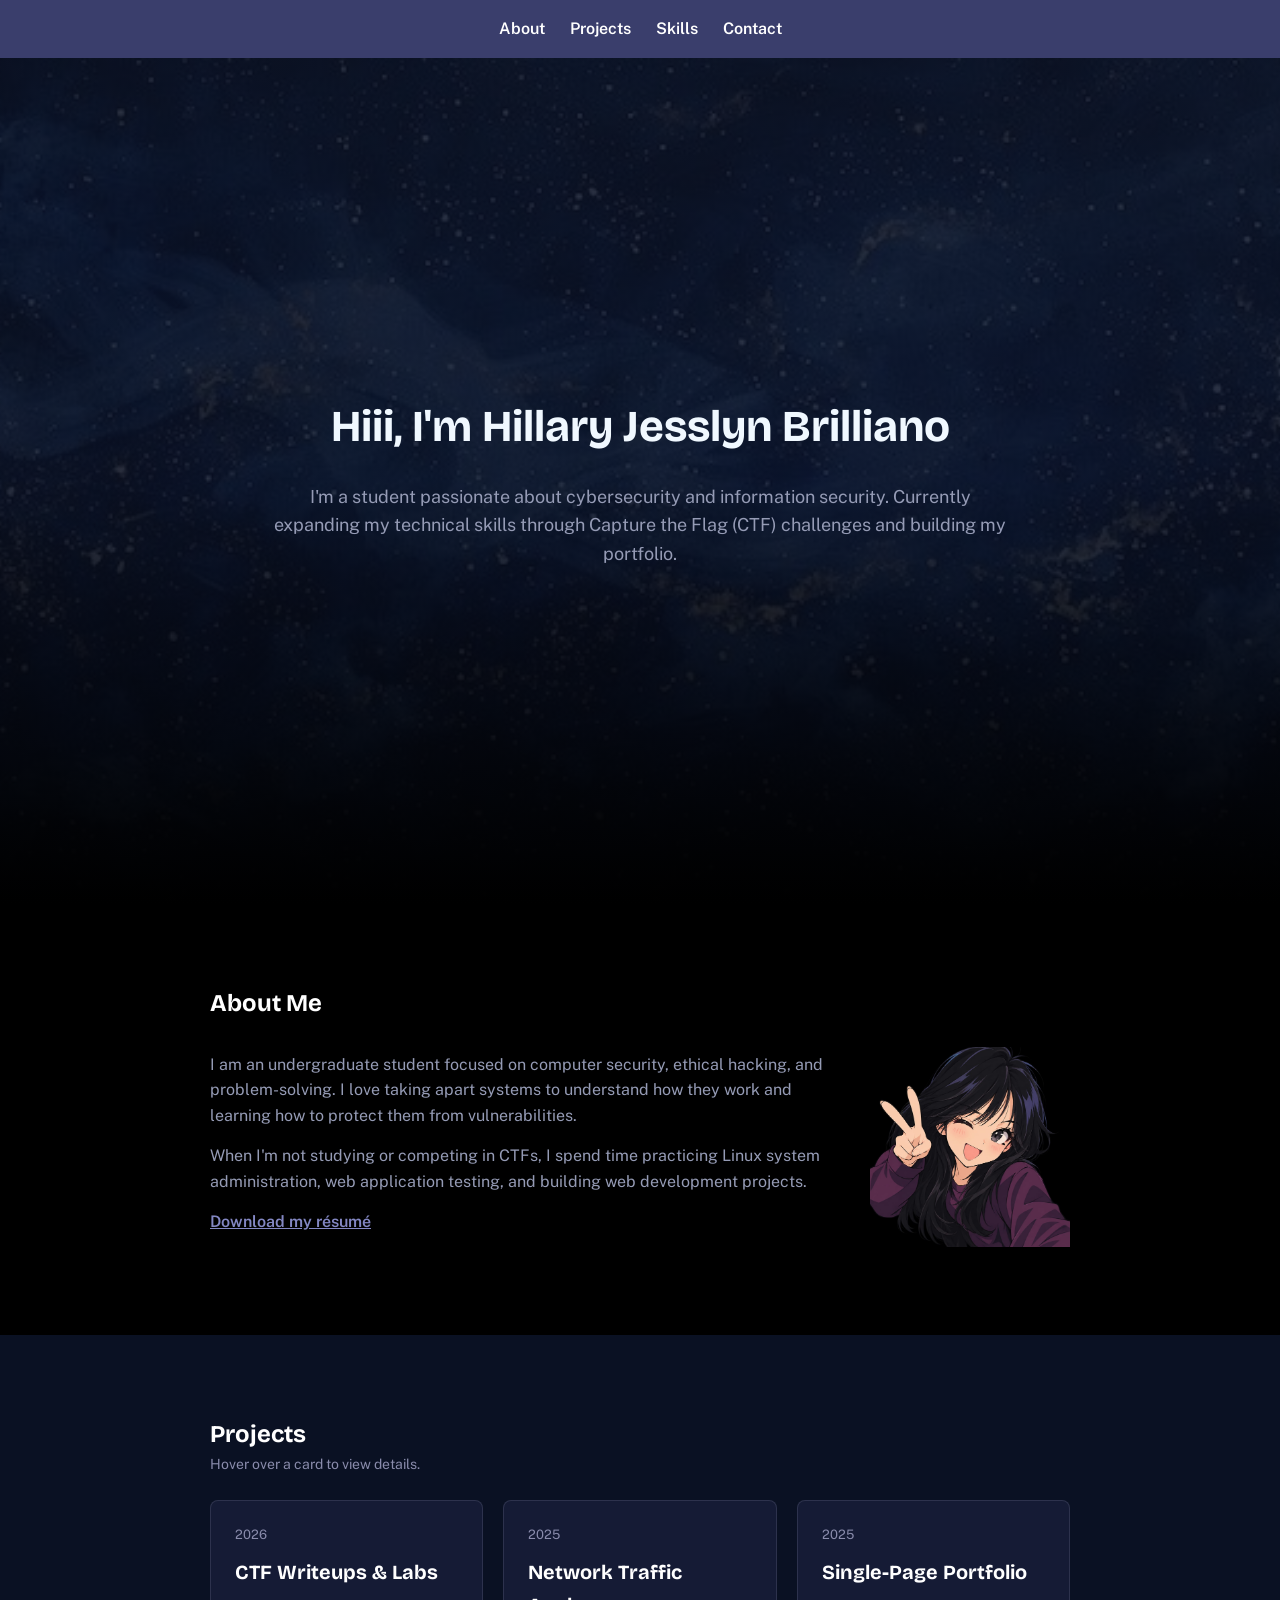
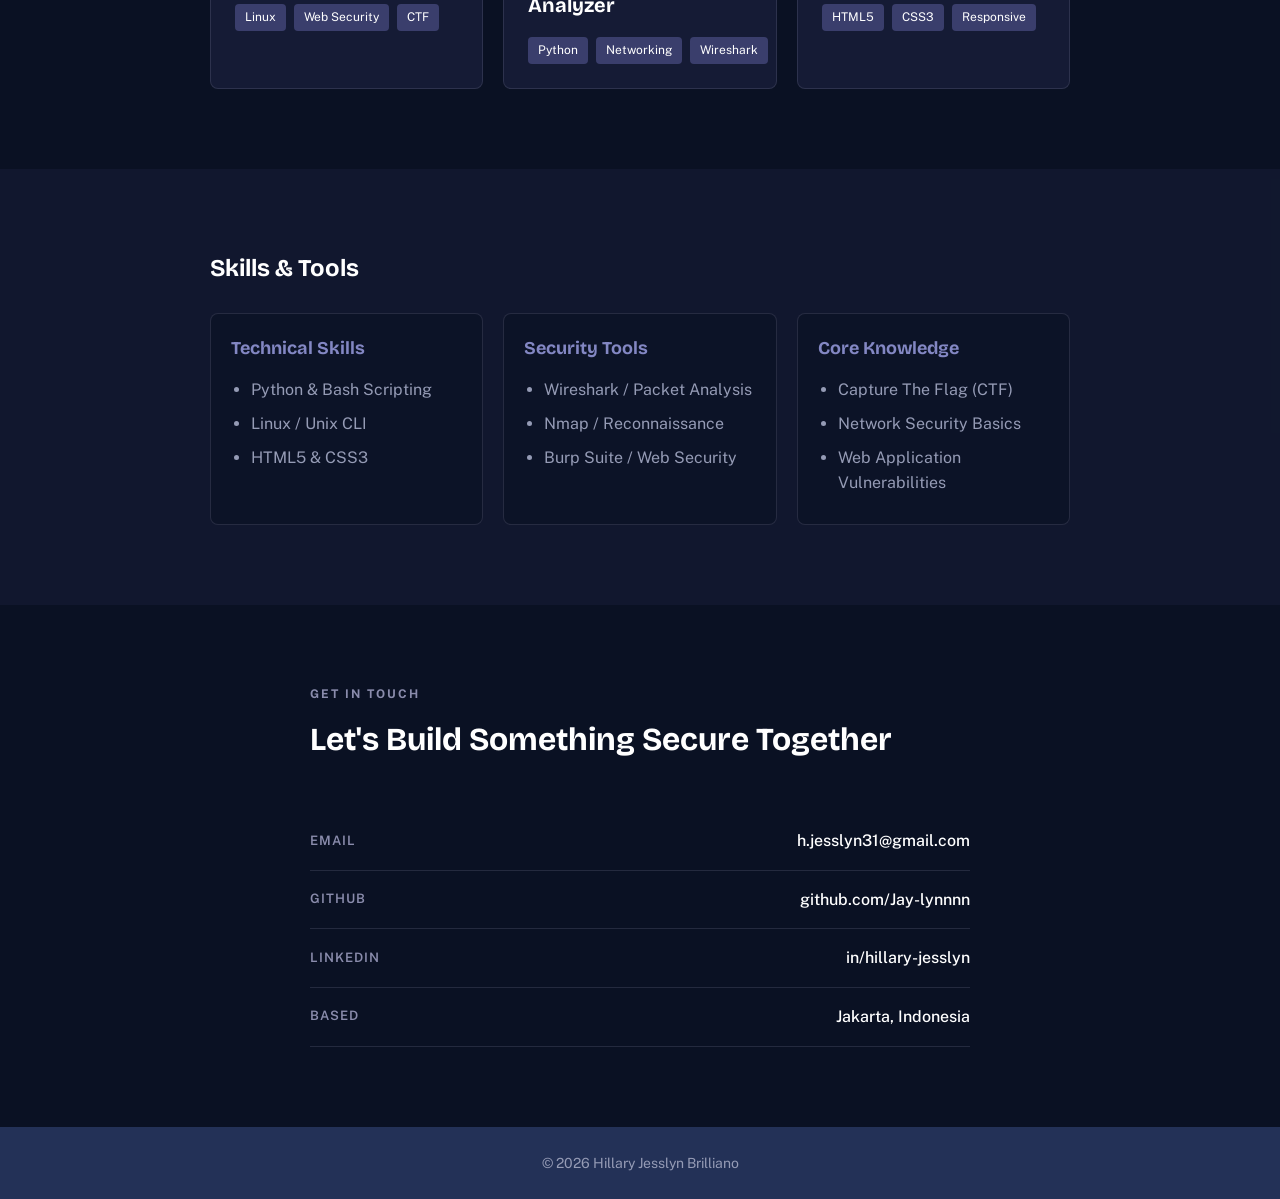
<file: index.html>
<!DOCTYPE html>
<html lang="en">
<head>
    <meta charset="UTF-8">
    <meta name="viewport" content="width=device-width, initial-scale=1.0">
    <title>Hillary Jesslyn Brilliano - Portfolio</title>
    <link rel="stylesheet" href="Style.css">
    
    <link rel="preconnect" href="https://fonts.googleapis.com">
    <link rel="preconnect" href="https://fonts.gstatic.com" crossorigin>
    <link href="https://fonts.googleapis.com/css2?family=Bricolage+Grotesque:wght@500;700;800&family=Public+Sans:wght@400;500;600&display=swap" rel="stylesheet">
</head>
<body>

    <nav class="navbar" aria-label="Main">
        <a href="#about">About</a>
        <a href="#projects">Projects</a>
        <a href="#skills">Skills</a>
        <a href="#contact">Contact</a>
    </nav>

    <main id="top">

        <section class="hero">
            <img class="bg" src="images/download.jpg">
            <div class="hero-content">
                <h1>Hiii, I'm Hillary Jesslyn Brilliano</h1>
                <p class="lead">I'm a student passionate about cybersecurity and information security. Currently expanding my technical skills through Capture the Flag (CTF) challenges and building my portfolio.</p>
            </div>
        </section>

        <section id="about">
            <div class="wrap">
                <h2>About Me</h2>
                <div class="about-grid">
                    <div>
                        <p>I am an undergraduate student focused on computer security, ethical hacking, and problem-solving. I love taking apart systems to understand how they work and learning how to protect them from vulnerabilities.</p>
                        <p>When I'm not studying or competing in CTFs, I spend time practicing Linux system administration, web application testing, and building web development projects.</p>
                        <p><a href="resume.pdf" class="link-btn">Download my résumé</a></p>
                    </div>
                    <div class="portrait-box">
                        <img class="portrait" src="images/anime me.jpeg" alt="Portrait of Hillary Jesslyn Brilliano">
                    </div>
                </div>
            </div>
        </section>

        <section id="projects">
            <div class="wrap">
                <h2>Projects</h2>
                <p class="subtitle">Hover over a card to view details.</p>

                <div class="projects-grid">
                    
                    <article class="project-card">
                        <div class="card-main">
                            <span class="year">2026</span>
                            <h3><a href="#">CTF Writeups & Labs</a></h3>
                            <ul class="tags">
                                <li>Linux</li>
                                <li>Web Security</li>
                                <li>CTF</li>
                            </ul>
                        </div>
                        <div class="card-overlay">
                            <p>A collection of detailed writeups covering Web Exploitation and Reverse Engineering challenges from various online CTF platforms.</p>
                        </div>
                    </article>
                    <article class="project-card">
                        <div class="card-main">
                            <span class="year">2025</span>
                            <h3><a href="#">Network Traffic Analyzer</a></h3>
                            <ul class="tags">
                                <li>Python</li>
                                <li>Networking</li>
                                <li>Wireshark</li>
                            </ul>
                        </div>
                        <div class="card-overlay">
                            <p>A Python script that parses log files and network packet captures to flag suspicious connection attempts and unusual activity.</p>
                        </div>
                    </article>

                    <article class="project-card">
                        <div class="card-main">
                            <span class="year">2025</span>
                            <h3><a href="#">Single-Page Portfolio</a></h3>
                            <ul class="tags">
                                <li>HTML5</li>
                                <li>CSS3</li>
                                <li>Responsive</li>
                            </ul>
                        </div>
                        <div class="card-overlay">
                            <p>A responsive, accessible portfolio site built with semantic HTML5 and custom CSS without JavaScript frameworks.</p>
                        </div>
                    </article>

                </div>
            </div>
        </section>

        <section id="skills">
            <div class="wrap">
                <h2>Skills & Tools</h2>
                <div class="skills-grid">
                    <div class="skill-box">
                        <h3>Technical Skills</h3>
                        <ul>
                            <li>Python & Bash Scripting</li>
                            <li>Linux / Unix CLI</li>
                            <li>HTML5 & CSS3</li>
                        </ul>
                    </div>

                    <div class="skill-box">
                        <h3>Security Tools</h3>
                        <ul>
                            <li>Wireshark / Packet Analysis</li>
                            <li>Nmap / Reconnaissance</li>
                            <li>Burp Suite / Web Security</li>
                        </ul>
                    </div>

                    <div class="skill-box">
                        <h3>Core Knowledge</h3>
                        <ul>
                            <li>Capture The Flag (CTF)</li>
                            <li>Network Security Basics</li>
                            <li>Web Application Vulnerabilities</li>
                        </ul>
                    </div>
                </div>
            </div>
        </section>

        <section id="contact">
            <div class="wrap contact-wrap">
                <span class="contact-tag">GET IN TOUCH</span>
                <h2>Let's Build Something Secure Together</h2>
                <div class="contact-divider"></div>
                
                <div class="contact-rows">
                    <div class="contact-row">
                        <span class="contact-label">EMAIL</span>
                        <span class="contact-value"><a href="mailto:h.jesslyn31@gmail.com">h.jesslyn31@gmail.com</a></span>
                    </div>
                    <div class="contact-row">
                        <span class="contact-label">GITHUB</span>
                        <span class="contact-value"><a href="https://github.com/Jay-lynnnn" target="_blank">github.com/Jay-lynnnn</a></span>
                    </div>
                    <div class="contact-row">
                        <span class="contact-label">LINKEDIN</span>
                        <span class="contact-value"><a href="https://www.linkedin.com/in/hillary-jesslyn-7b5052339/?isSelfProfile=true" target="_blank">in/hillary-jesslyn</a></span>
                    </div>
                    <div class="contact-row">
                        <span class="contact-label">BASED</span>
                        <span class="contact-value">Jakarta, Indonesia</span>
                    </div>
                </div>
            </div>
        </section>

    </main>

    <footer>
        <p>&copy; 2026 Hillary Jesslyn Brilliano</p>
    </footer>

</body>
</html>
</file>
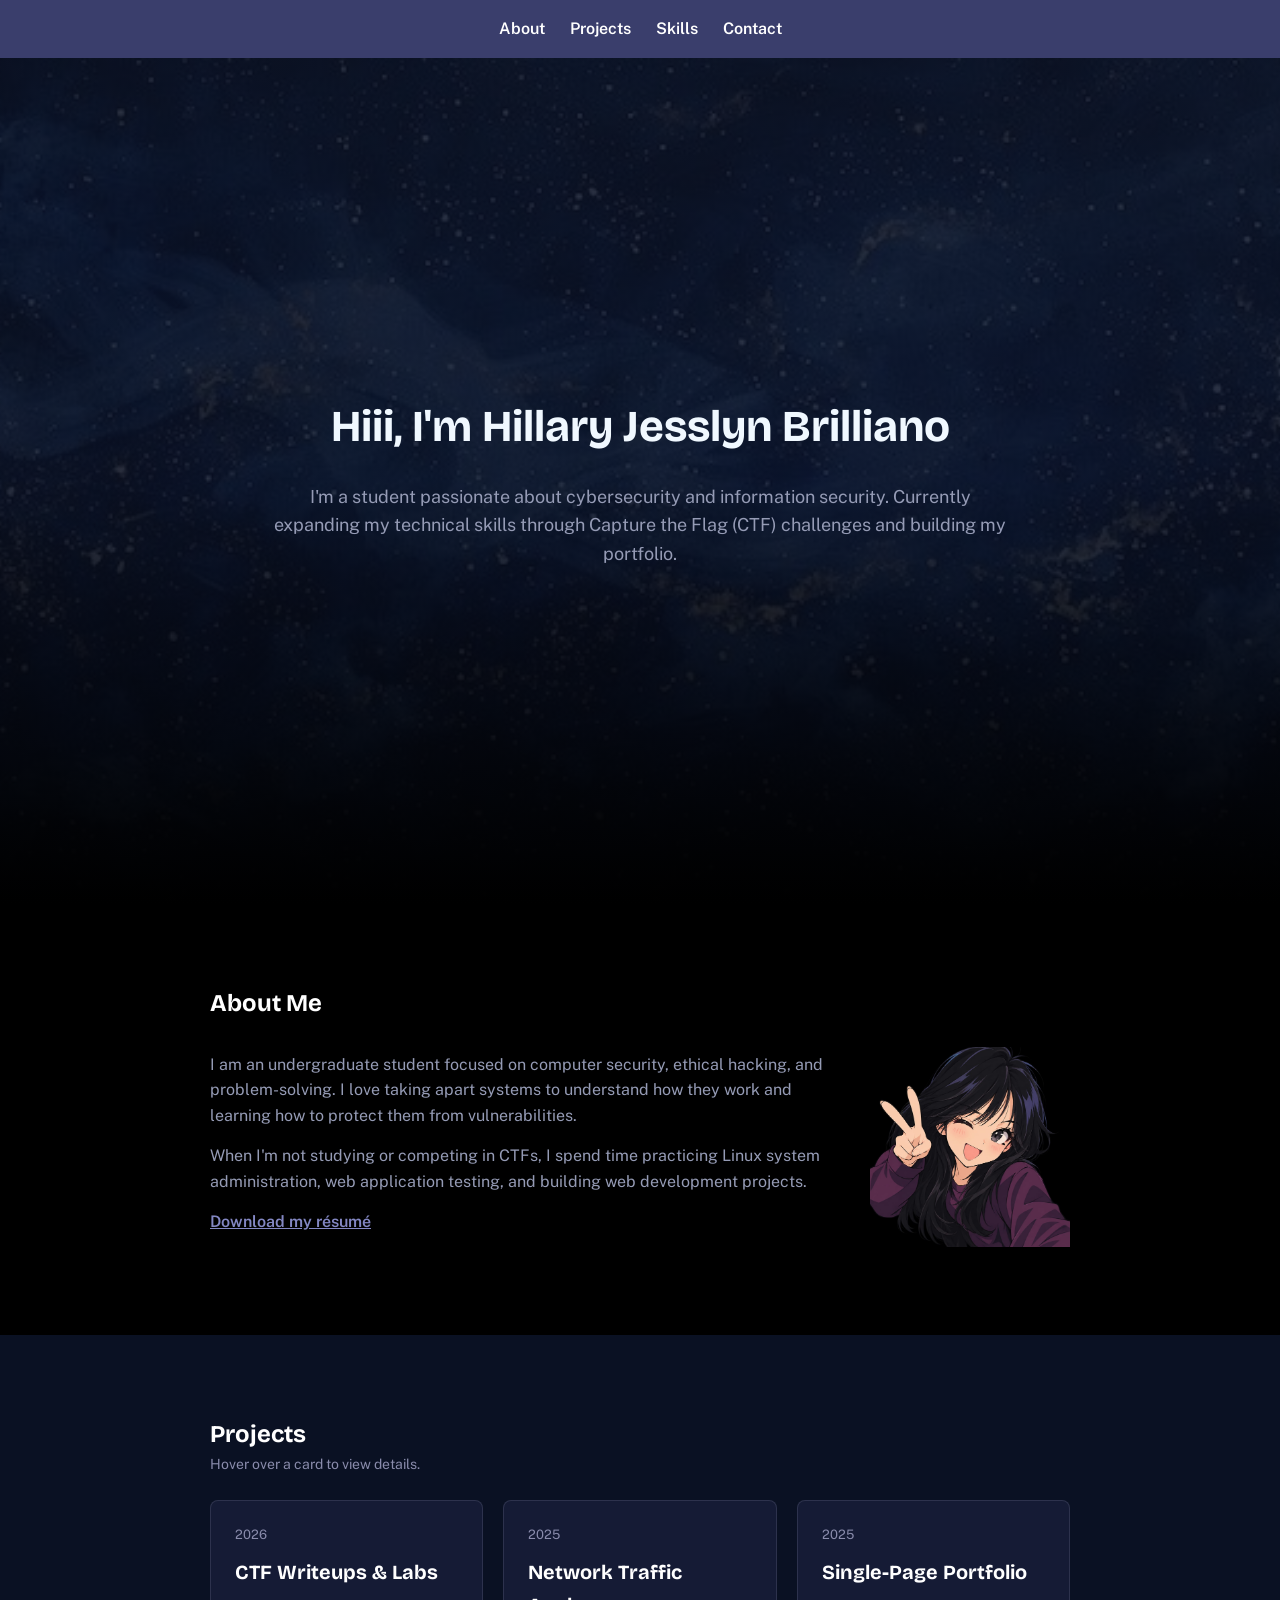
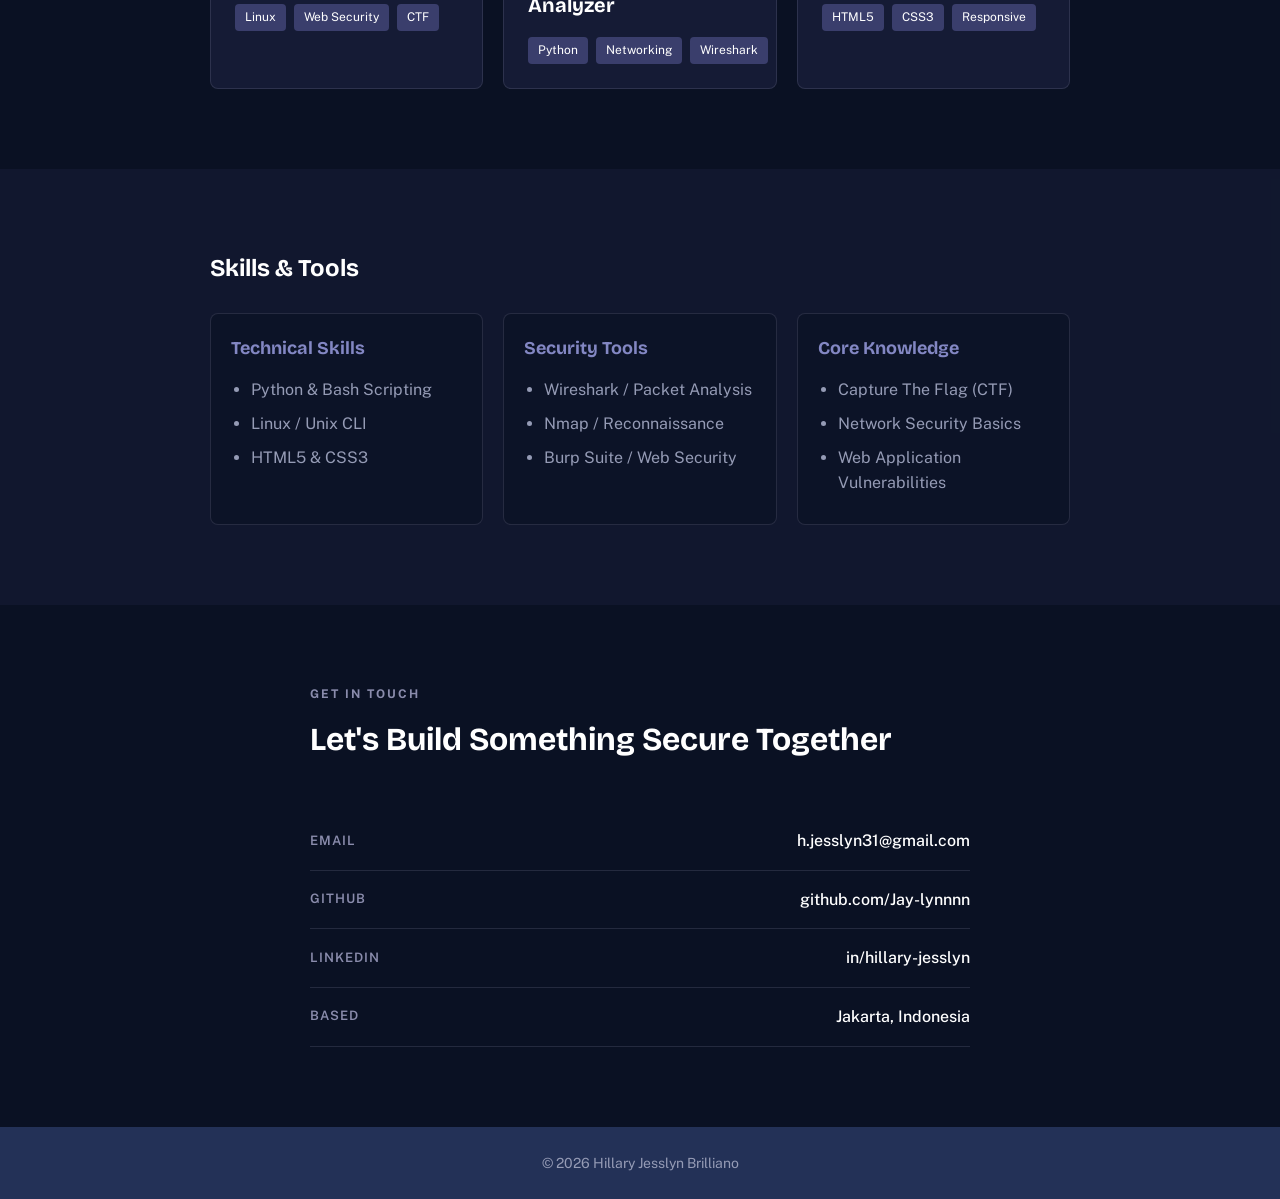
<file: portfolio.html>
<!DOCTYPE html>
<html lang="en">
<head>
    <meta charset="UTF-8">
    <meta name="viewport" content="width=device-width, initial-scale=1.0">
    <title>Hillary Jesslyn Brilliano - Portfolio</title>
    <link rel="stylesheet" href="Style.css">
    
    <link rel="preconnect" href="https://fonts.googleapis.com">
    <link rel="preconnect" href="https://fonts.gstatic.com" crossorigin>
    <link href="https://fonts.googleapis.com/css2?family=Bricolage+Grotesque:wght@500;700;800&family=Public+Sans:wght@400;500;600&display=swap" rel="stylesheet">
</head>
<body>

    <nav class="navbar" aria-label="Main">
        <a href="#about">About</a>
        <a href="#projects">Projects</a>
        <a href="#skills">Skills</a>
        <a href="#contact">Contact</a>
    </nav>

    <main id="top">

        <section class="hero">
            <img class="bg" src="images/download.jpg">
            <div class="hero-content">
                <h1>Hiii, I'm Hillary Jesslyn Brilliano</h1>
                <p class="lead">I'm a student passionate about cybersecurity and information security. Currently expanding my technical skills through Capture the Flag (CTF) challenges and building my portfolio.</p>
            </div>
        </section>

        <section id="about">
            <div class="wrap">
                <h2>About Me</h2>
                <div class="about-grid">
                    <div>
                        <p>I am an undergraduate student focused on computer security, ethical hacking, and problem-solving. I love taking apart systems to understand how they work and learning how to protect them from vulnerabilities.</p>
                        <p>When I'm not studying or competing in CTFs, I spend time practicing Linux system administration, web application testing, and building web development projects.</p>
                        <p><a href="resume.pdf" class="link-btn">Download my résumé</a></p>
                    </div>
                    <div class="portrait-box">
                        <img class="portrait" src="images/anime me.jpeg" alt="Portrait of Hillary Jesslyn Brilliano">
                    </div>
                </div>
            </div>
        </section>

        <section id="projects">
            <div class="wrap">
                <h2>Projects</h2>
                <p class="subtitle">Hover over a card to view details.</p>

                <div class="projects-grid">
                    
                    <article class="project-card">
                        <div class="card-main">
                            <span class="year">2026</span>
                            <h3><a href="#">CTF Writeups & Labs</a></h3>
                            <ul class="tags">
                                <li>Linux</li>
                                <li>Web Security</li>
                                <li>CTF</li>
                            </ul>
                        </div>
                        <div class="card-overlay">
                            <p>A collection of detailed writeups covering Web Exploitation and Reverse Engineering challenges from various online CTF platforms.</p>
                        </div>
                    </article>
                    <article class="project-card">
                        <div class="card-main">
                            <span class="year">2025</span>
                            <h3><a href="#">Network Traffic Analyzer</a></h3>
                            <ul class="tags">
                                <li>Python</li>
                                <li>Networking</li>
                                <li>Wireshark</li>
                            </ul>
                        </div>
                        <div class="card-overlay">
                            <p>A Python script that parses log files and network packet captures to flag suspicious connection attempts and unusual activity.</p>
                        </div>
                    </article>

                    <article class="project-card">
                        <div class="card-main">
                            <span class="year">2025</span>
                            <h3><a href="#">Single-Page Portfolio</a></h3>
                            <ul class="tags">
                                <li>HTML5</li>
                                <li>CSS3</li>
                                <li>Responsive</li>
                            </ul>
                        </div>
                        <div class="card-overlay">
                            <p>A responsive, accessible portfolio site built with semantic HTML5 and custom CSS without JavaScript frameworks.</p>
                        </div>
                    </article>

                </div>
            </div>
        </section>

        <section id="skills">
            <div class="wrap">
                <h2>Skills & Tools</h2>
                <div class="skills-grid">
                    <div class="skill-box">
                        <h3>Technical Skills</h3>
                        <ul>
                            <li>Python & Bash Scripting</li>
                            <li>Linux / Unix CLI</li>
                            <li>HTML5 & CSS3</li>
                        </ul>
                    </div>

                    <div class="skill-box">
                        <h3>Security Tools</h3>
                        <ul>
                            <li>Wireshark / Packet Analysis</li>
                            <li>Nmap / Reconnaissance</li>
                            <li>Burp Suite / Web Security</li>
                        </ul>
                    </div>

                    <div class="skill-box">
                        <h3>Core Knowledge</h3>
                        <ul>
                            <li>Capture The Flag (CTF)</li>
                            <li>Network Security Basics</li>
                            <li>Web Application Vulnerabilities</li>
                        </ul>
                    </div>
                </div>
            </div>
        </section>

        <section id="contact">
            <div class="wrap contact-wrap">
                <span class="contact-tag">GET IN TOUCH</span>
                <h2>Let's Build Something Secure Together</h2>
                <div class="contact-divider"></div>
                
                <div class="contact-rows">
                    <div class="contact-row">
                        <span class="contact-label">EMAIL</span>
                        <span class="contact-value"><a href="mailto:h.jesslyn31@gmail.com">h.jesslyn31@gmail.com</a></span>
                    </div>
                    <div class="contact-row">
                        <span class="contact-label">GITHUB</span>
                        <span class="contact-value"><a href="https://github.com/Jay-lynnnn" target="_blank">github.com/Jay-lynnnn</a></span>
                    </div>
                    <div class="contact-row">
                        <span class="contact-label">LINKEDIN</span>
                        <span class="contact-value"><a href="https://www.linkedin.com/in/hillary-jesslyn-7b5052339/?isSelfProfile=true" target="_blank">in/hillary-jesslyn</a></span>
                    </div>
                    <div class="contact-row">
                        <span class="contact-label">BASED</span>
                        <span class="contact-value">Jakarta, Indonesia</span>
                    </div>
                </div>
            </div>
        </section>

    </main>

    <footer>
        <p>&copy; 2026 Hillary Jesslyn Brilliano</p>
    </footer>

</body>
</html>
</file>
<file: Style.css>
* {
    margin: 0;
    padding: 0;
    box-sizing: border-box;
}

body {
    background-color: rgb(10, 17, 35);
    color: rgb(149, 155, 181);
    font-family: 'Public Sans', sans-serif;
    line-height: 1.6;
}

h1, h2, h3 {
    font-family: 'Bricolage Grotesque', sans-serif;
    color: #ffffff;
}

.navbar {
    display: flex;
    justify-content: center;
    gap: 25px;
    padding: 16px;
    background-color: rgb(58, 62, 108);
    position: sticky;
    top: 0;
    z-index: 100;
}

.navbar a {
    color: #ffffff;
    text-decoration: none;
    font-weight: 600;
}

.navbar a:hover {
    color: rgb(131, 135, 195);
}

.wrap {
    max-width: 900px;
    margin: 0 auto;
    padding: 80px 20px;
}

.hero {
    min-height: calc(100vh - 54px);
    display: flex;
    flex-direction: column;
    justify-content: center;
    align-items: center;
    text-align: center;
    padding: 40px 20px;
    position: relative;
    overflow: hidden;
}

.hero .bg {
    position: absolute;
    inset: 0;
    width: 100%;
    height: 100%;
    object-fit: cover;
    z-index: 1;
}

.hero::after {
    content: '';
    position: absolute;
    inset: 0;
    background: linear-gradient(180deg, rgba(10, 17, 35, 0.85) 50%, rgb(0, 0, 0) 100%);
    z-index: 2;
}

.hero-content {
    position: relative;
    z-index: 3;
    max-width: 750px;
}

.hero h1 {
    font-size: 44px;
    margin-bottom: 20px;
    color: aliceblue;
}

.lead {
    font-size: 18px;
    color: rgb(149, 155, 181);
}

#about {
    background-color: rgb(0, 0, 0);
}

.about-grid {
    display: flex;
    gap: 40px;
    align-items: center;
    margin-top: 25px;
    
}

.about-grid p {
    margin-bottom: 15px;
}

.link-btn {
    color: rgb(131, 135, 195);
    font-weight: 600;
}

.portrait {
    width: 200px;
    height: 200px;
    background-color: rgb(138, 140, 172);
    object-fit: cover;
}

.subtitle {
    font-size: 14px;
    color: rgb(138, 140, 172);
    margin-bottom: 25px;
}

.projects-grid {
    display: flex;
    gap: 20px;
    flex-wrap: wrap;
}

.project-card {
    flex: 1;
    min-width: 250px;
    background-color: rgba(58, 62, 108, 0.25);
    border: 1px solid rgba(138, 140, 172, 0.2);
    padding: 24px;
    border-radius: 8px;
    position: relative;
    overflow: hidden;
    transition: border-color 0.3s ease;
}

.card-main {
    display: flex;
    flex-direction: column;
}

.project-card h3 a {
    color: #ffffff;
    text-decoration: none;
    font-size: 20px;
}

.year {
    font-size: 13px;
    color: rgb(138, 140, 172);
    margin-bottom: 10px;
    display: block;
}

.tags {
    display: flex;
    gap: 8px;
    list-style: none;
    padding: 0;
    margin-top: 15px;
}

.tags li {
    background-color: rgb(58, 62, 108);
    color: #ffffff;
    font-size: 12px;
    padding: 4px 10px;
    border-radius: 4px;
}

.card-overlay {
    position: absolute;
    inset: 0;
    background-color: rgba(10, 17, 35, 0.95);
    display: flex;
    align-items: center;
    padding: 24px;
    opacity: 0;
    transition: opacity 0.3s ease;
}

.card-overlay p {
    color: rgb(149, 155, 181);
    font-size: 15px;
}

.project-card:hover .card-overlay {
    opacity: 1;
}

.project-card:hover {
    border-color: rgb(131, 135, 195);
}

#skills {
    background-color: rgba(58, 62, 108, 0.15);
}

.skills-grid {
    display: flex;
    gap: 20px;
    margin-top: 25px;
}

.skill-box {
    flex: 1;
    background-color: rgba(10, 17, 35, 0.6);
    padding: 20px;
    border-radius: 8px;
    border: 1px solid rgba(138, 140, 172, 0.2);
}

.skill-box h3 {
    color: rgb(131, 135, 195);
    margin-bottom: 15px;
    font-size: 18px;
}

.skill-box ul {
    padding-left: 20px;
}

.skill-box li {
    margin-bottom: 8px;
}

.contact-wrap {
    text-align: left;
    max-width: 700px;
}

.contact-tag {
    font-size: 12px;
    letter-spacing: 2px;
    color: rgb(138, 140, 172);
    font-weight: 700;
    display: block;
    margin-bottom: 10px;
}

.contact-wrap h2 {
    font-size: 32px;
    margin-bottom: 15px;
}

.contact-divider {
    width: 40px;
    height: 2px;
    background-color: rgb(10, 17, 35);
    margin-bottom: 30px;
}

.contact-rows {
    display: flex;
    flex-direction: column;
}

.contact-row {
    display: flex;
    justify-content: space-between;
    align-items: center;
    padding: 16px 0;
    border-bottom: 1px solid rgba(138, 140, 172, 0.2);
}

.contact-label {
    font-size: 13px;
    font-weight: 600;
    color: rgb(138, 140, 172);
    letter-spacing: 1px;
}

.contact-value, .contact-value a {
    color: #ffffff;
    text-decoration: none;
    font-weight: 500;
}

.contact-value a:hover {
    color: rgb(131, 135, 195);
}

.contact-quote {
    margin-top: 50px;
    font-style: italic;
    font-size: 15px;
    color: rgb(149, 155, 181);
    text-align: center;
}

.contact-quote span {
    display: block;
    margin-top: 8px;
    font-size: 13px;
    font-style: normal;
    color: rgb(138, 140, 172);
}

footer {
    text-align: center;
    padding: 25px;
    background-color: rgb(35, 49, 87);
    color: rgb(149, 155, 181);
    font-size: 14px;
}

@media (max-width: 768px) {
    .about-grid, .skills-grid, .projects-grid {
        flex-direction: column;
    }

    .hero h1 {
        font-size: 32px;
    }

    .contact-row {
        flex-direction: column;
        align-items: flex-start;
        gap: 6px;
    }
}
</file>
